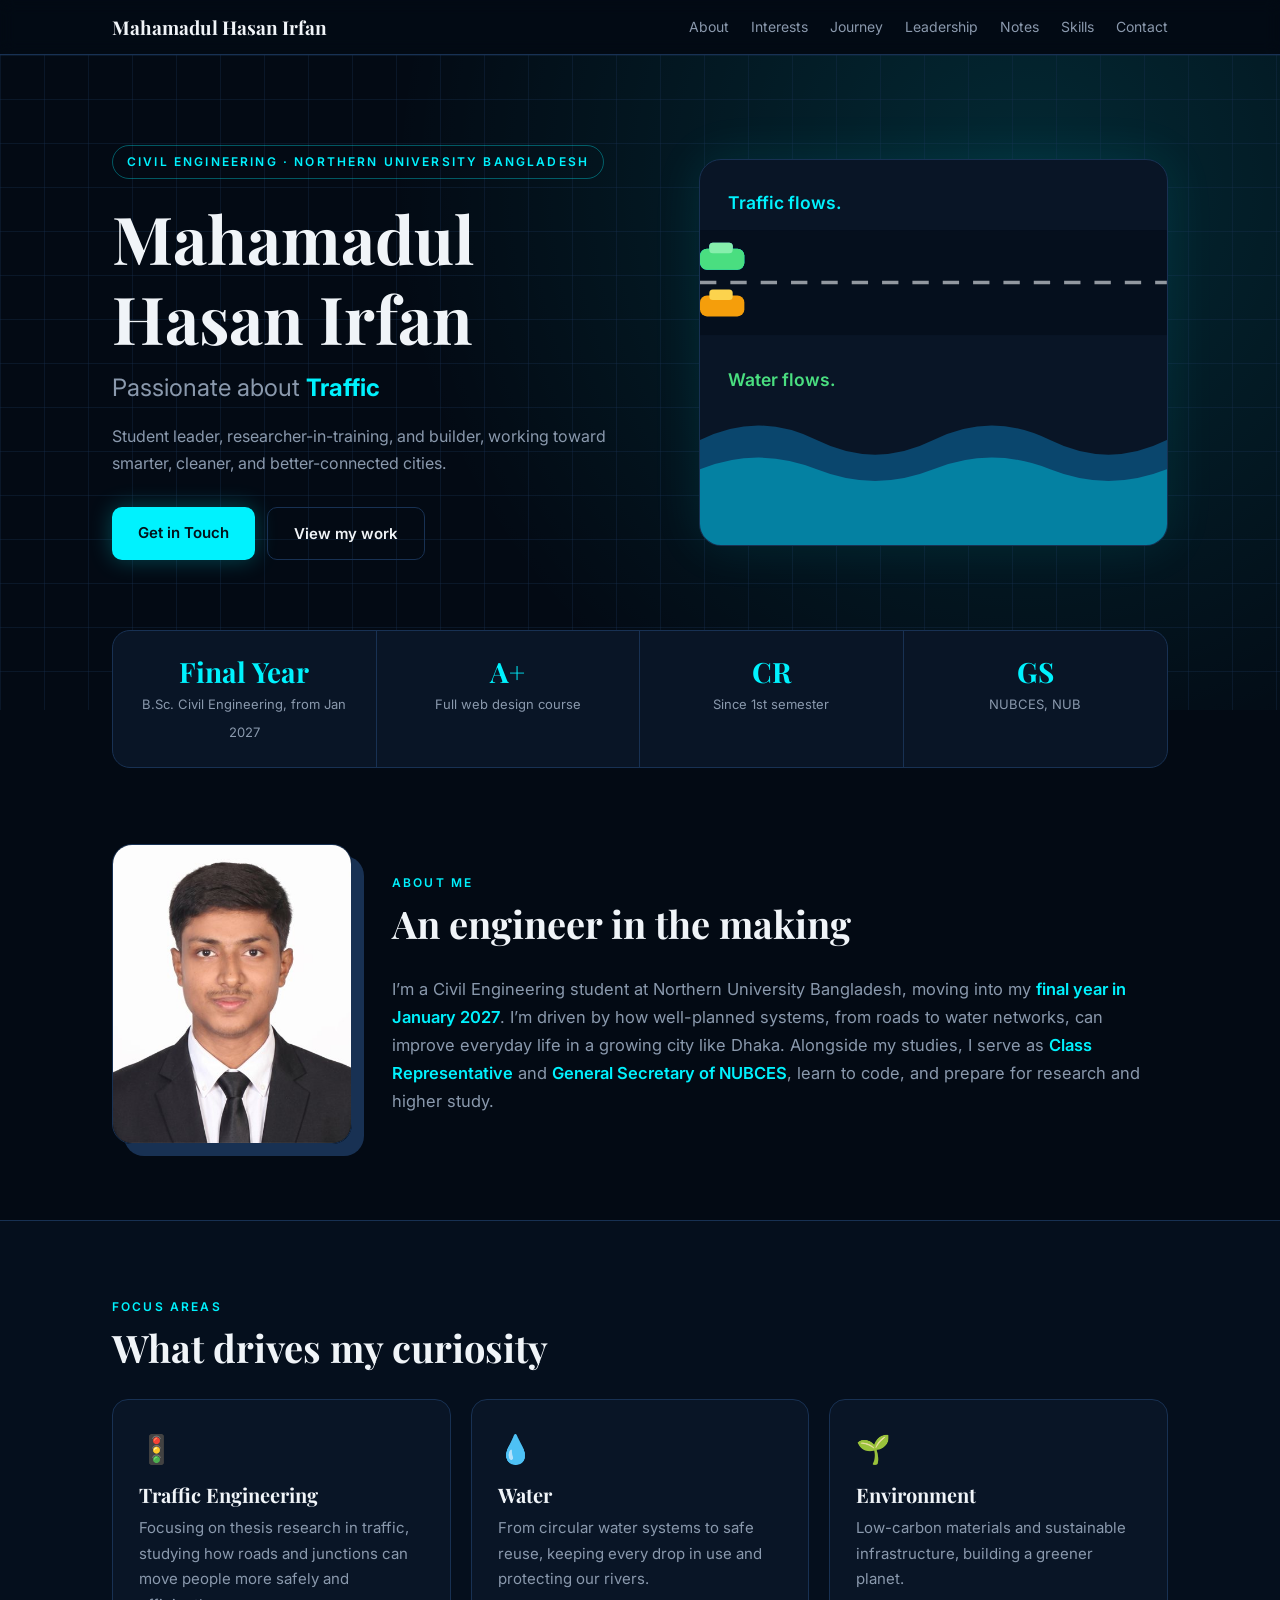
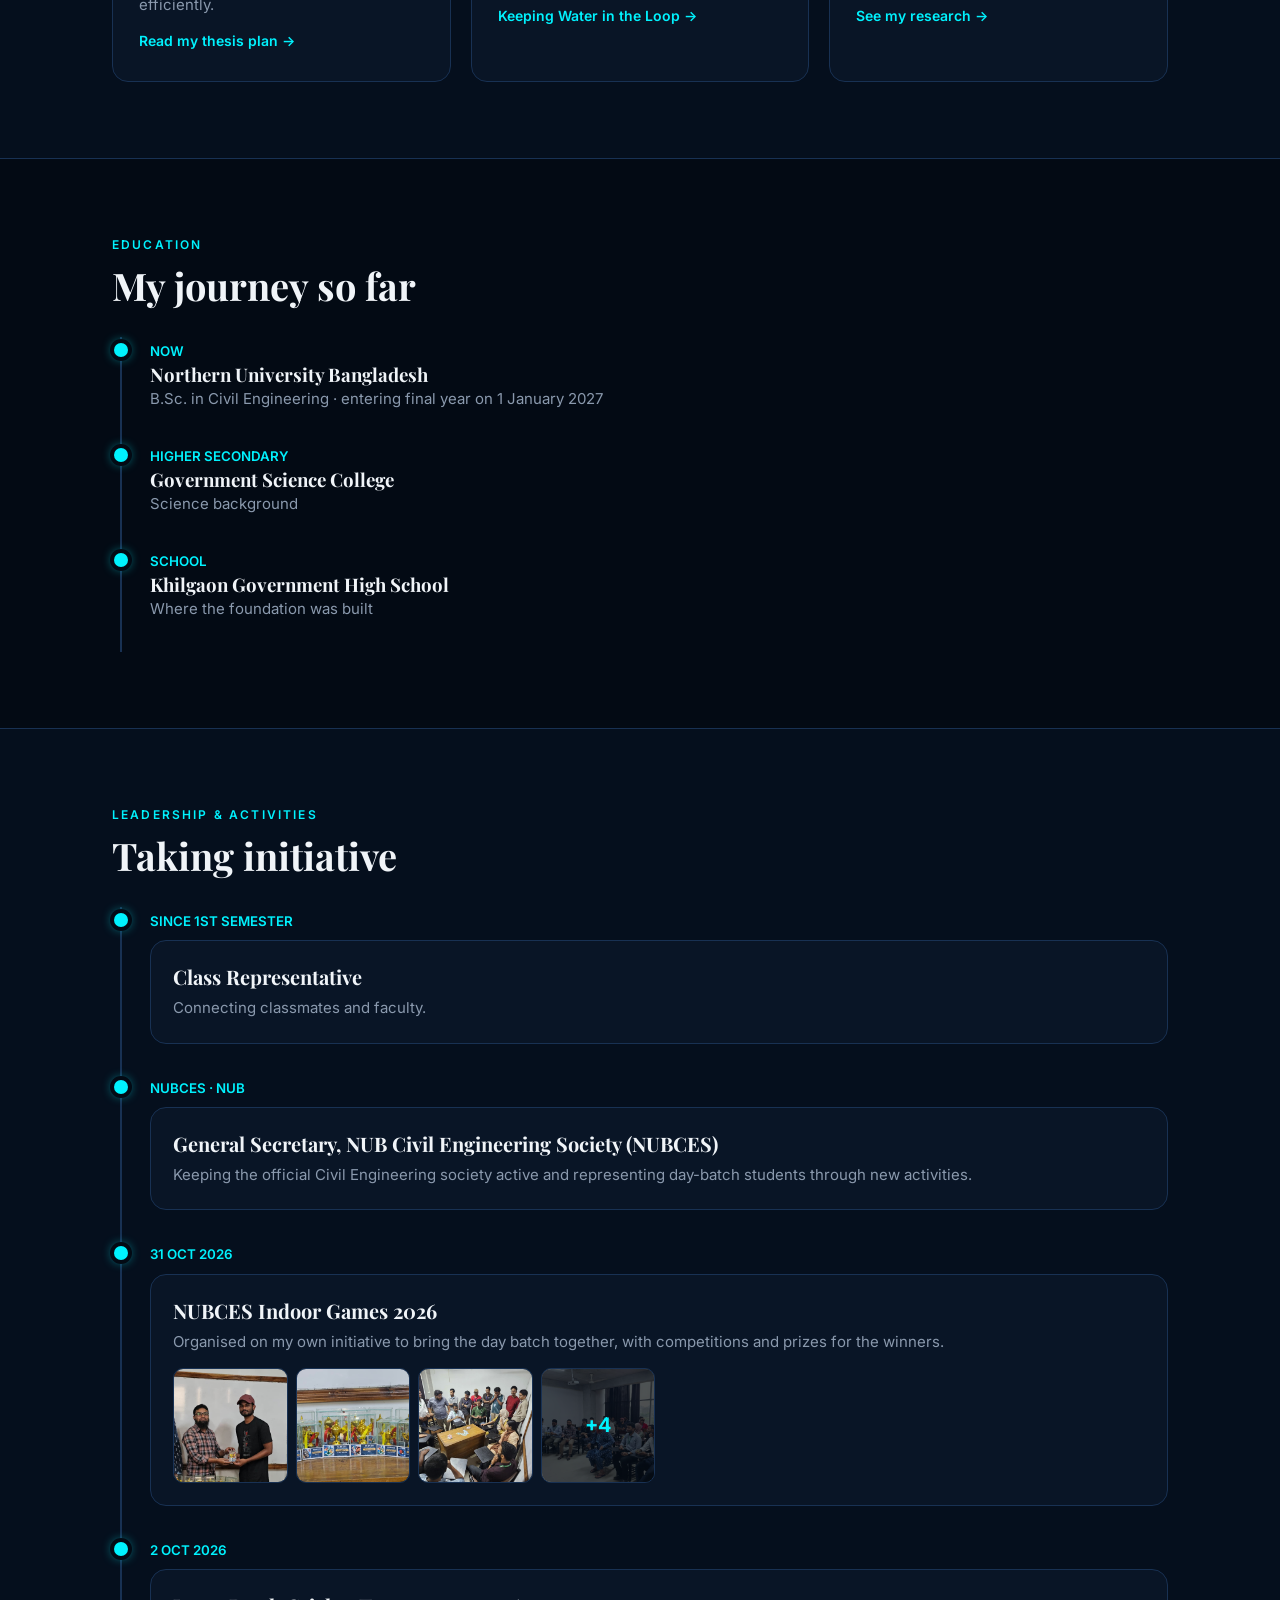
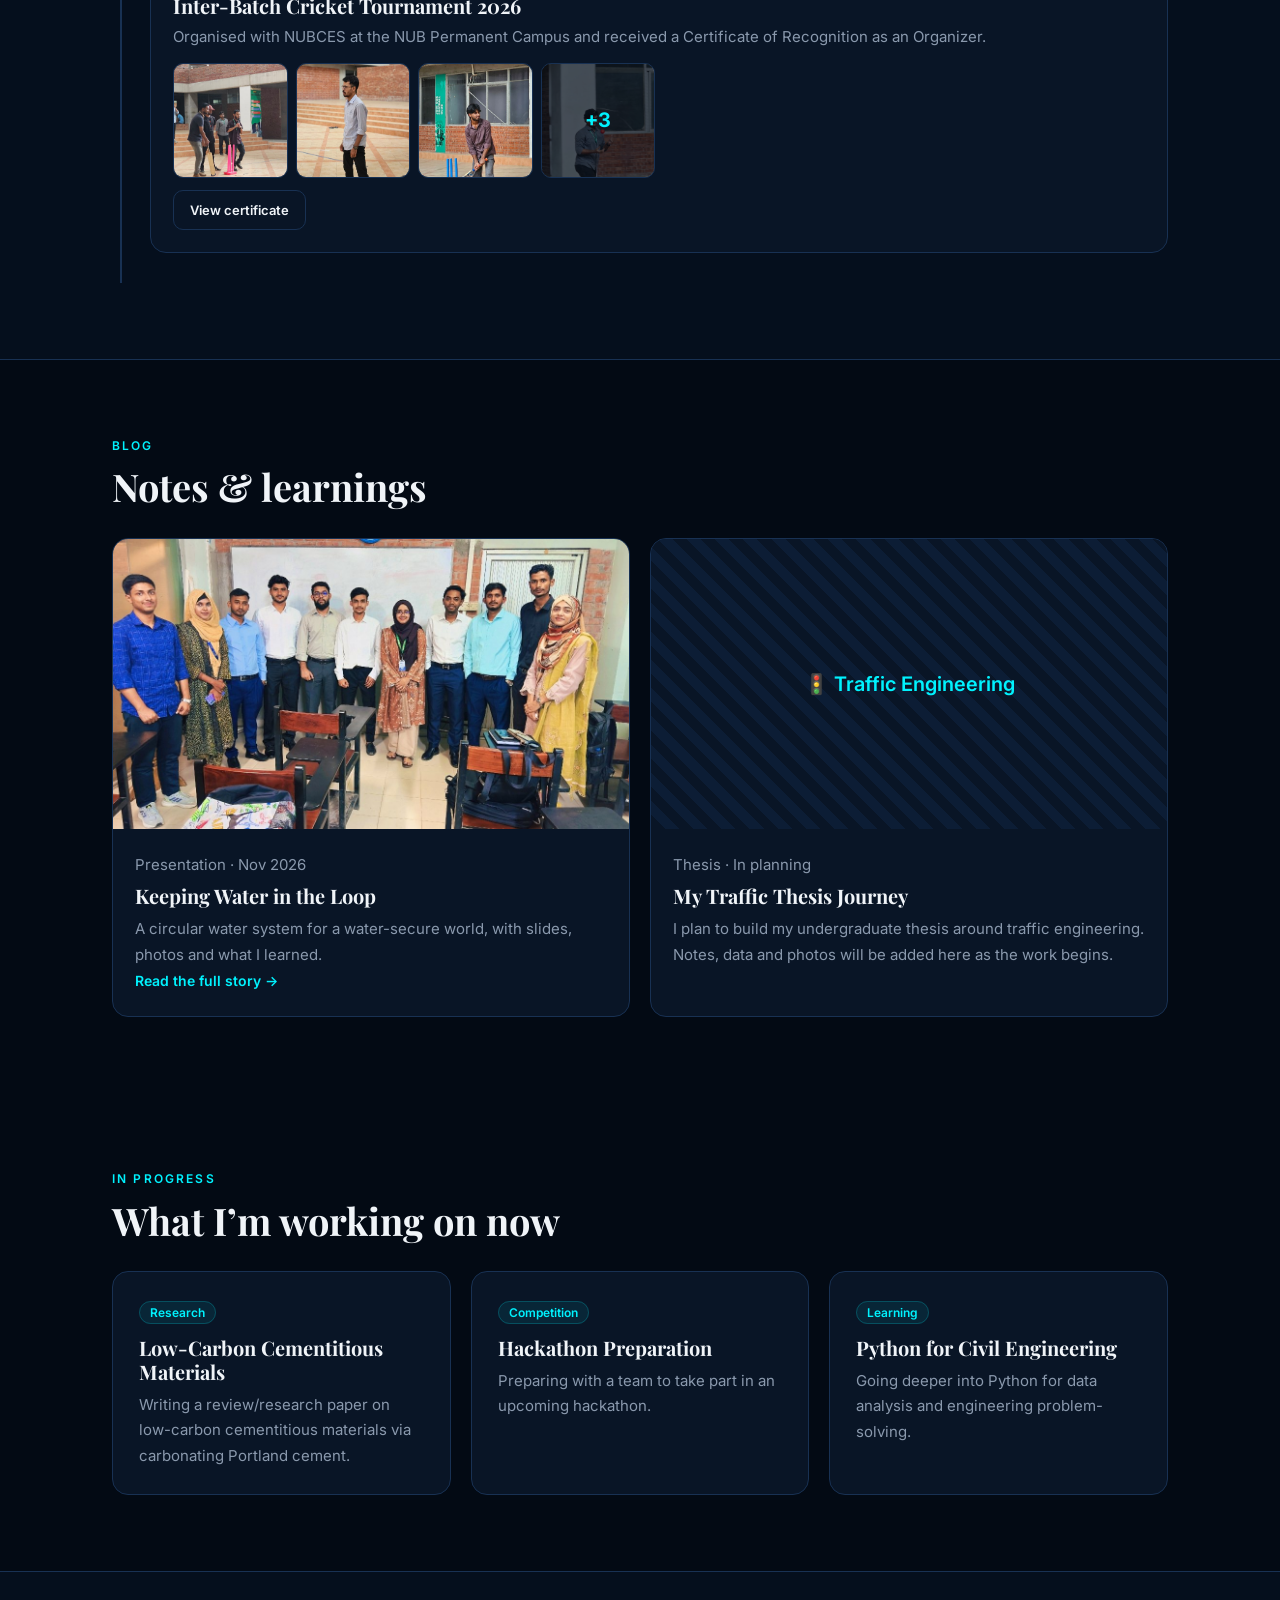
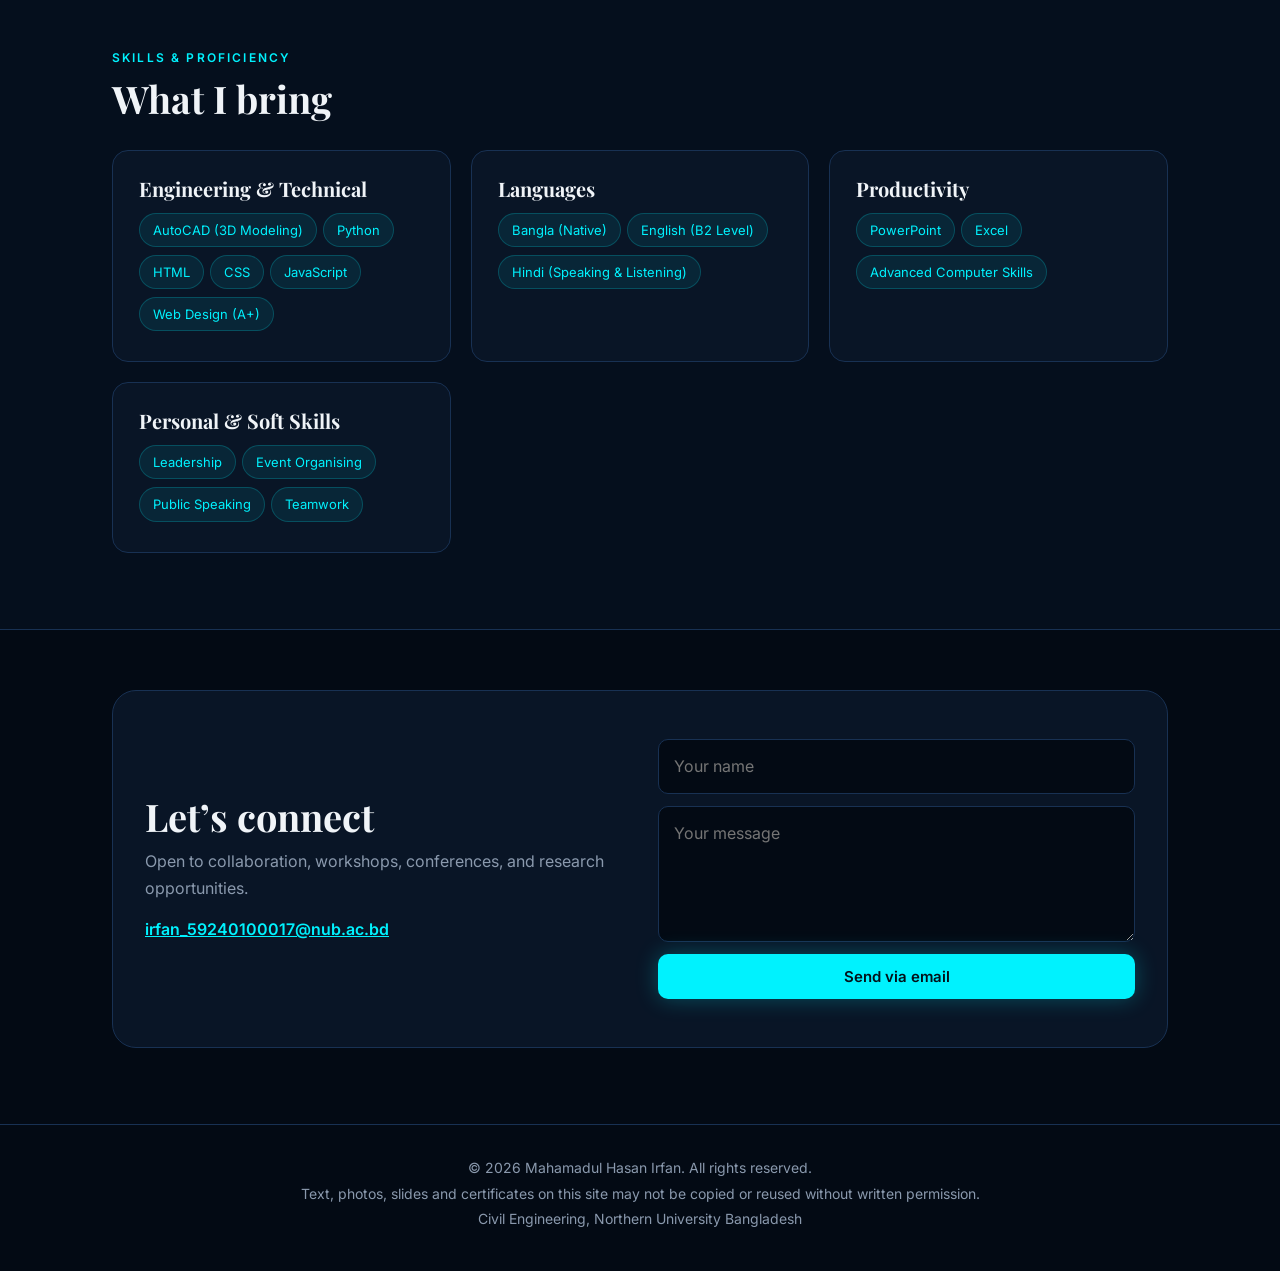
<file: index.html>
<!DOCTYPE html><html lang="en"><head><meta charset="utf-8"><meta name="copyright" content="© 2026 Mahamadul Hasan Irfan"><meta name="viewport" content="width=device-width, initial-scale=1, viewport-fit=cover"><link rel="icon" href="data:image/svg+xml,%3Csvg xmlns=%27http://www.w3.org/2000/svg%27 viewBox=%270 0 100 100%27%3E%3Ctext y=%27.9em%27 font-size=%2790%27%3E🏗️%3C/text%3E%3C/svg%3E"><link rel="preconnect" href="https://fonts.googleapis.com"><link rel="preconnect" href="https://fonts.gstatic.com" crossorigin><link href="https://fonts.googleapis.com/css2?family=Inter:wght@400;500;600&family=Playfair+Display:wght@600;700&display=swap" rel="stylesheet"><script>document.documentElement.classList.add("js")</script><link rel="stylesheet" href="style.css">
<title>Mahamadul Hasan Irfan | Civil Engineering Student, Northern University Bangladesh</title>
<meta name="description" content="Mahamadul Hasan Irfan is a Civil Engineering student at Northern University Bangladesh, interested in traffic engineering, water, and the environment.">
<meta property="og:title" content="Mahamadul Hasan Irfan | Civil Engineering Student"><meta property="og:image" content="https://mahamadul-hasan-irfan.github.io/images/profile.jpg"></head><body>
<header><nav><a class="logo" href="index.html#top">Mahamadul Hasan Irfan</a><div><a href="index.html#about">About</a><a href="index.html#interests">Interests</a><a href="index.html#journey">Journey</a><a href="index.html#leadership">Leadership</a><a href="index.html#blog">Notes</a><a href="index.html#skills">Skills</a><a href="index.html#contact">Contact</a></div></nav></header>
<div class="hero" id="top"><div class="in"><div><span class="kick">CIVIL ENGINEERING · NORTHERN UNIVERSITY BANGLADESH</span><h1>Mahamadul Hasan Irfan</h1><div class="role">Passionate about <b id="rot">Traffic</b></div><p class="lead">Student leader, researcher-in-training, and builder, working toward smarter, cleaner, and better-connected cities.</p><div class="btns"><a class="btn" href="#contact">Get in Touch</a><a class="btn o" href="#leadership">View my work</a></div></div><svg class="scene" viewBox="0 0 400 330" role="img" aria-label="Animated road with moving cars above flowing water"><rect x="0" y="60" width="400" height="90" fill="#050f1d"/><line class="road-d" x1="0" y1="105" x2="400" y2="105" stroke="#f0f4f8" stroke-width="3" stroke-dasharray="14 12" opacity=".6"/><g class="c1"><rect x="0" y="76" width="38" height="18" rx="6" fill="#00f2fe"/><rect x="8" y="71" width="20" height="9" rx="3" fill="#7ff8ff"/></g><g class="c2"><rect x="0" y="76" width="38" height="18" rx="6" fill="#4ade80"/><rect x="8" y="71" width="20" height="9" rx="3" fill="#86efac"/></g><g class="c3"><rect x="0" y="116" width="38" height="18" rx="6" fill="#f59e0b"/><rect x="8" y="111" width="20" height="9" rx="3" fill="#fcd34d"/></g><text x="24" y="42" fill="#00f2fe" font-size="15" font-weight="600" font-family="Inter,sans-serif">Traffic flows.</text><text x="24" y="194" fill="#4ade80" font-size="15" font-weight="600" font-family="Inter,sans-serif">Water flows.</text><g class="w1"><path d="M0 240 Q50 215 100 240 T200 240 T300 240 T400 240 T500 240 T600 240 T700 240 T800 240 V330 H0Z" fill="#0b4f7a" opacity=".85"/></g><g class="w2"><path d="M0 265 Q50 245 100 265 T200 265 T300 265 T400 265 T500 265 T600 265 T700 265 T800 265 V330 H0Z" fill="#00a8c6" opacity=".6"/></g></svg></div></div>
<div class="float"><div class="fl"><div><b>Final Year</b><span>B.Sc. Civil Engineering, from Jan 2027</span></div><div><b>A+</b><span>Full web design course</span></div><div><b>CR</b><span>Since 1st semester</span></div><div><b>GS</b><span>NUBCES, NUB</span></div></div></div>
<section id="about" class="rv"><div class="about"><img class="ph" src="images/profile.jpg" alt="Portrait of Mahamadul Hasan Irfan"><div><div class="tag">ABOUT ME</div><h2>An engineer in the making</h2><p class="mut" style="font-size:16.5px">I’m a Civil Engineering student at Northern University Bangladesh, moving into my <b class="hl">final year in January 2027</b>. I’m driven by how well-planned systems, from roads to water networks, can improve everyday life in a growing city like Dhaka. Alongside my studies, I serve as <b class="hl">Class Representative</b> and <b class="hl">General Secretary of NUBCES</b>, learn to code, and prepare for research and higher study.</p></div></div></section>
<div class="band"><section id="interests" class="rv"><div class="tag">FOCUS AREAS</div><h2>What drives my curiosity</h2><div class="grid"><div class="card"><div class="ic">🚦</div><h3>Traffic Engineering</h3><p>Focusing on thesis research in traffic, studying how roads and junctions can move people more safely and efficiently.</p><a class="more" href="#blog">Read my thesis plan →</a></div><div class="card"><div class="ic">💧</div><h3>Water</h3><p>From circular water systems to safe reuse, keeping every drop in use and protecting our rivers.</p><a class="more" href="water-loop.html">Keeping Water in the Loop →</a></div><div class="card"><div class="ic">🌱</div><h3>Environment</h3><p>Low-carbon materials and sustainable infrastructure, building a greener planet.</p><a class="more" href="#progress">See my research →</a></div></div></section></div>
<section id="journey" class="rv"><div class="tag">EDUCATION</div><h2>My journey so far</h2><div class="tl"><div class="it"><small>NOW</small><h3>Northern University Bangladesh</h3><p class="mut">B.Sc. in Civil Engineering · entering final year on 1 January 2027</p></div><div class="it"><small>HIGHER SECONDARY</small><h3>Government Science College</h3><p class="mut">Science background</p></div><div class="it"><small>SCHOOL</small><h3>Khilgaon Government High School</h3><p class="mut">Where the foundation was built</p></div></div></section>
<div class="band"><section id="leadership" class="rv"><div class="tag">LEADERSHIP &amp; ACTIVITIES</div><h2>Taking initiative</h2><div class="tl">
<div class="it"><small>SINCE 1ST SEMESTER</small><div class="act"><h3>Class Representative</h3><p class="mut">Connecting classmates and faculty.</p></div></div>
<div class="it"><small>NUBCES · NUB</small><div class="act"><h3>General Secretary, NUB Civil Engineering Society (NUBCES)</h3><p class="mut">Keeping the official Civil Engineering society active and representing day-batch students through new activities.</p></div></div>
<div class="it"><small>31 OCT 2026</small><div class="act"><h3>NUBCES Indoor Games 2026</h3><p class="mut">Organised on my own initiative to bring the day batch together, with competitions and prizes for the winners.</p><div class="thumbs"><a href="images/indoor-1.jpg" data-g="indoor" data-alt="Indoor Games 2026 photo 1"><img src="images/indoor-1.jpg" alt="Indoor Games 2026 photo 1" loading="lazy"></a><a href="images/indoor-2.jpg" data-g="indoor" data-alt="Indoor Games 2026 photo 2"><img src="images/indoor-2.jpg" alt="Indoor Games 2026 photo 2" loading="lazy"></a><a href="images/indoor-3.jpg" data-g="indoor" data-alt="Indoor Games 2026 photo 3"><img src="images/indoor-3.jpg" alt="Indoor Games 2026 photo 3" loading="lazy"></a><a href="images/indoor-4.jpg" data-g="indoor" data-alt="Indoor Games 2026 photo 4" class="more" data-more="+4"><img src="images/indoor-4.jpg" alt="Indoor Games 2026 photo 4" loading="lazy"></a><a href="images/indoor-5.jpg" data-g="indoor" data-alt="Indoor Games 2026 photo 5" hidden></a><a href="images/indoor-6.jpg" data-g="indoor" data-alt="Indoor Games 2026 photo 6" hidden></a><a href="images/indoor-7.jpg" data-g="indoor" data-alt="Indoor Games 2026 photo 7" hidden></a><a href="images/indoor-8.jpg" data-g="indoor" data-alt="Indoor Games 2026 photo 8" hidden></a></div></div></div>
<div class="it"><small>2 OCT 2026</small><div class="act"><h3>Inter-Batch Cricket Tournament 2026</h3><p class="mut">Organised with NUBCES at the NUB Permanent Campus and received a Certificate of Recognition as an Organizer.</p><div class="thumbs"><a href="images/cricket-1.jpg" data-g="cricket" data-alt="Inter-Batch Cricket Tournament photo 1"><img src="images/cricket-1.jpg" alt="Inter-Batch Cricket Tournament photo 1" loading="lazy"></a><a href="images/cricket-2.jpg" data-g="cricket" data-alt="Inter-Batch Cricket Tournament photo 2"><img src="images/cricket-2.jpg" alt="Inter-Batch Cricket Tournament photo 2" loading="lazy"></a><a href="images/cricket-3.jpg" data-g="cricket" data-alt="Inter-Batch Cricket Tournament photo 3"><img src="images/cricket-3.jpg" alt="Inter-Batch Cricket Tournament photo 3" loading="lazy"></a><a href="images/cricket-4.jpg" data-g="cricket" data-alt="Inter-Batch Cricket Tournament photo 4" class="more" data-more="+3"><img src="images/cricket-4.jpg" alt="Inter-Batch Cricket Tournament photo 4" loading="lazy"></a><a href="images/cricket-5.jpg" data-g="cricket" data-alt="Inter-Batch Cricket Tournament photo 5" hidden></a><a href="images/cricket-6.jpg" data-g="cricket" data-alt="Inter-Batch Cricket Tournament photo 6" hidden></a><a href="images/cricket-7.jpg" data-g="cricket" data-alt="Inter-Batch Cricket Tournament photo 7" hidden></a></div><a class="btn o sm" href="images/certificate.jpg" data-g="cert" data-alt="Certificate of Recognition, Inter-Batch Cricket Tournament 2026">View certificate</a></div></div>
</div></section></div>
<section id="blog" class="rv"><div class="tag">BLOG</div><h2>Notes &amp; learnings</h2><div class="grid">
<div class="card post"><a href="water-loop.html"><img src="images/group.jpg" alt="Mahamadul Hasan Irfan and classmates after the Keeping Water in the Loop presentation" style="object-position:center 30%" loading="lazy"><div><small class="mut">Presentation · Nov 2026</small><h3 style="margin-top:6px">Keeping Water in the Loop</h3><p>A circular water system for a water-secure world, with slides, photos and what I learned.</p><span style="color:var(--acc);font-weight:600;font-size:14px">Read the full story →</span></div></a></div>
<div class="card post"><div class="cv">🚦 Traffic Engineering</div><div><small class="mut">Thesis · In planning</small><h3 style="margin-top:6px">My Traffic Thesis Journey</h3><p>I plan to build my undergraduate thesis around traffic engineering. Notes, data and photos will be added here as the work begins.</p></div></div></div></section>
<section id="progress" class="rv"><div class="tag">IN PROGRESS</div><h2>What I’m working on now</h2><div class="grid"><div class="card"><span class="badge">Research</span><h3 style="margin-top:10px">Low-Carbon Cementitious Materials</h3><p>Writing a review/research paper on low-carbon cementitious materials via carbonating Portland cement.</p></div><div class="card"><span class="badge">Competition</span><h3 style="margin-top:10px">Hackathon Preparation</h3><p>Preparing with a team to take part in an upcoming hackathon.</p></div><div class="card"><span class="badge">Learning</span><h3 style="margin-top:10px">Python for Civil Engineering</h3><p>Going deeper into Python for data analysis and engineering problem-solving.</p></div></div></section>
<div class="band"><section id="skills" class="rv"><div class="tag">SKILLS &amp; PROFICIENCY</div><h2>What I bring</h2><div class="grid"><div class="card"><h3>Engineering &amp; Technical</h3><span class="chip">AutoCAD (3D Modeling)</span><span class="chip">Python</span><span class="chip">HTML</span><span class="chip">CSS</span><span class="chip">JavaScript</span><span class="chip">Web Design (A+)</span></div><div class="card"><h3>Languages</h3><span class="chip">Bangla (Native)</span><span class="chip">English (B2 Level)</span><span class="chip">Hindi (Speaking &amp; Listening)</span></div><div class="card"><h3>Productivity</h3><span class="chip">PowerPoint</span><span class="chip">Excel</span><span class="chip">Advanced Computer Skills</span></div><div class="card"><h3>Personal &amp; Soft Skills</h3><span class="chip">Leadership</span><span class="chip">Event Organising</span><span class="chip">Public Speaking</span><span class="chip">Teamwork</span></div></div></section></div>
<section id="contact" class="rv" style="padding-top:60px"><div class="cta"><div><h2 style="margin:0">Let’s connect</h2><p>Open to collaboration, workshops, conferences, and research opportunities.</p><a href="mailto:irfan_59240100017@nub.ac.bd" style="color:var(--acc);font-weight:600;word-break:break-all">irfan_59240100017@nub.ac.bd</a></div><form id="f"><input id="n" placeholder="Your name" required><textarea id="m" rows="4" placeholder="Your message" required></textarea><button class="btn" type="submit">Send via email</button></form></div></section>
<footer>© 2026 Mahamadul Hasan Irfan. All rights reserved.<br>Text, photos, slides and certificates on this site may not be copied or reused without written permission.<br>Civil Engineering, Northern University Bangladesh</footer><script src="script.js"></script></body></html>
</file>
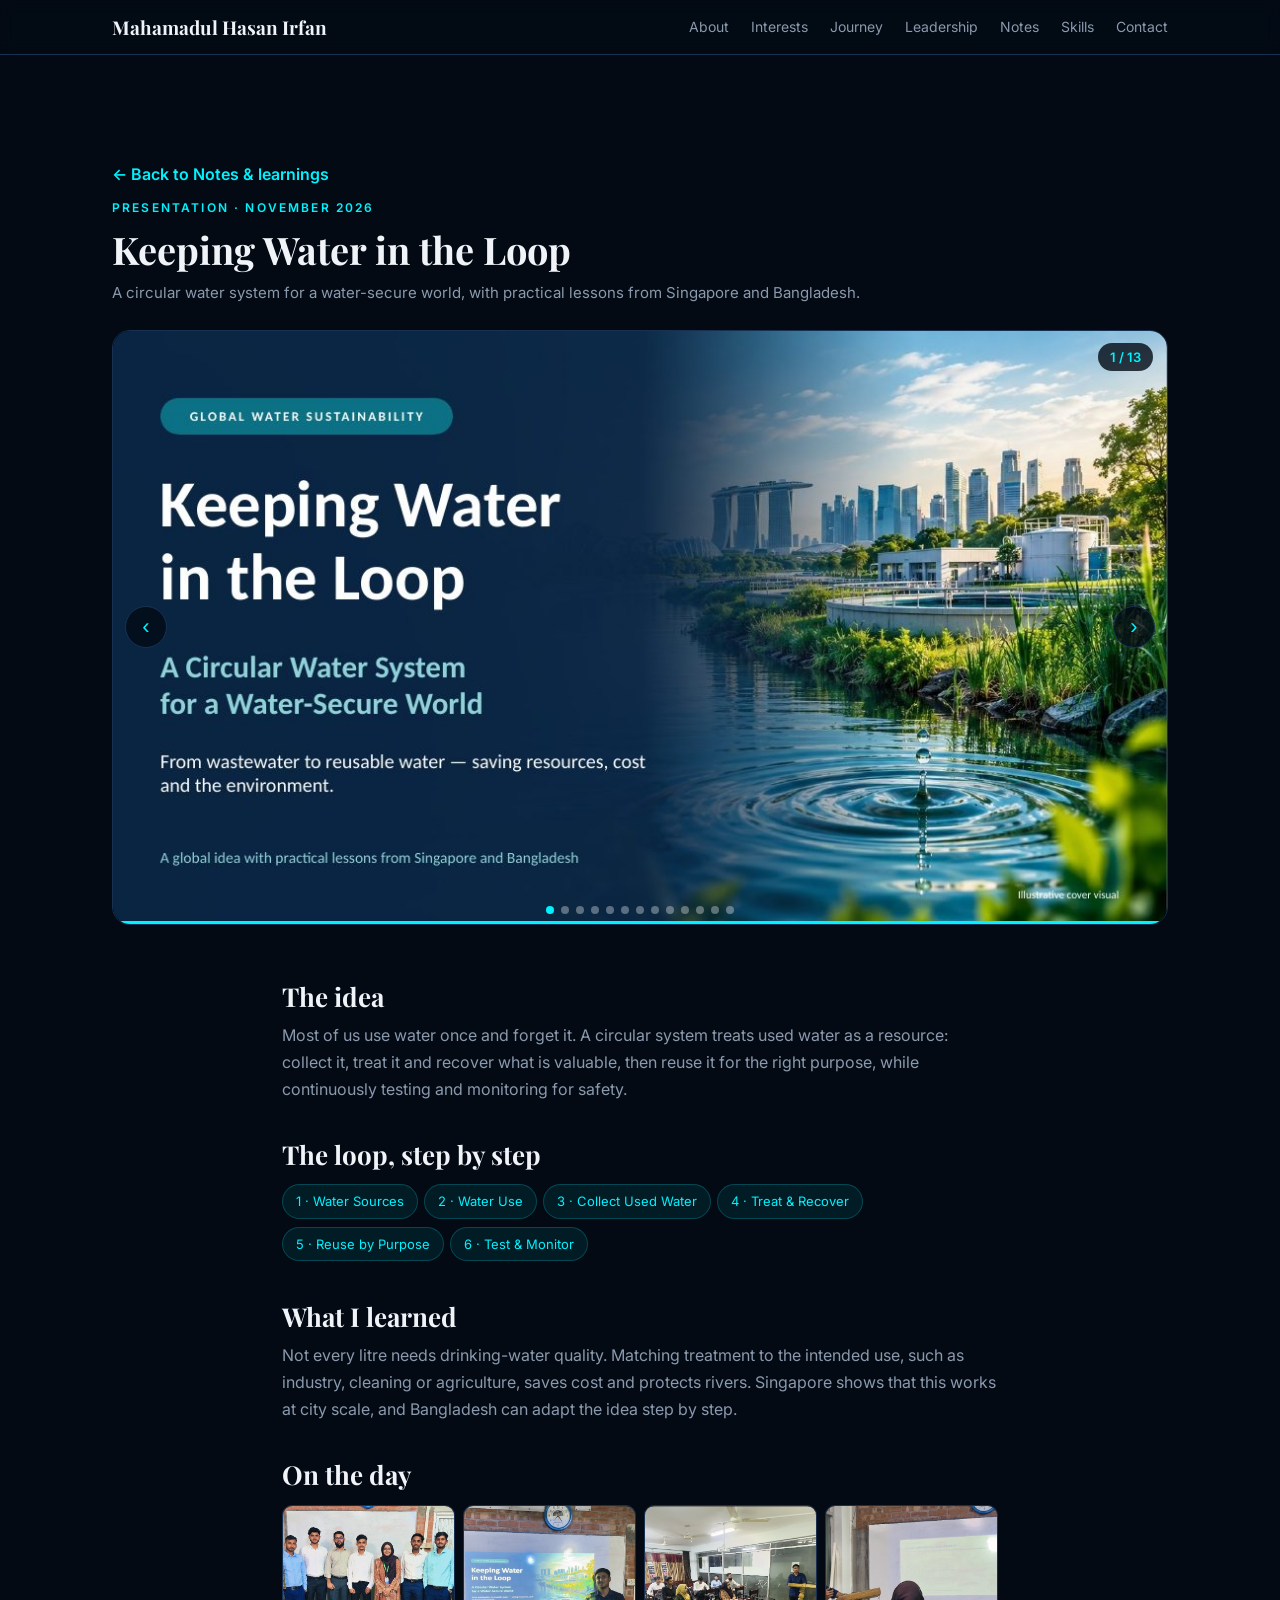
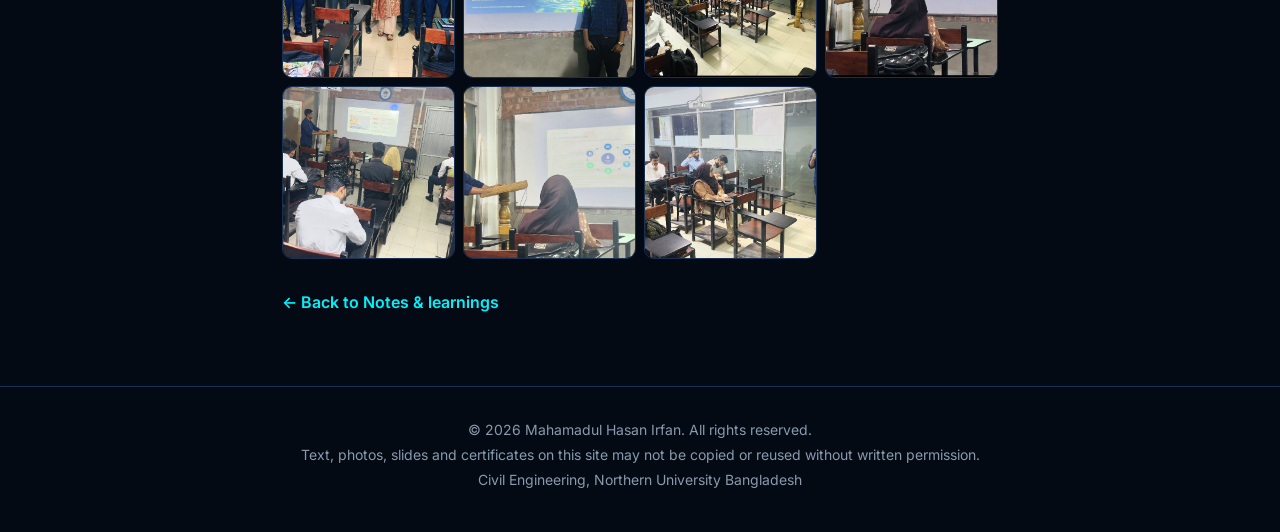
<file: water-loop.html>
<!DOCTYPE html><html lang="en"><head><meta charset="utf-8"><meta name="copyright" content="© 2026 Mahamadul Hasan Irfan"><meta name="viewport" content="width=device-width, initial-scale=1, viewport-fit=cover"><link rel="icon" href="data:image/svg+xml,%3Csvg xmlns=%27http://www.w3.org/2000/svg%27 viewBox=%270 0 100 100%27%3E%3Ctext y=%27.9em%27 font-size=%2790%27%3E🏗️%3C/text%3E%3C/svg%3E"><link rel="preconnect" href="https://fonts.googleapis.com"><link rel="preconnect" href="https://fonts.gstatic.com" crossorigin><link href="https://fonts.googleapis.com/css2?family=Inter:wght@400;500;600&family=Playfair+Display:wght@600;700&display=swap" rel="stylesheet"><script>document.documentElement.classList.add("js")</script><link rel="stylesheet" href="style.css">
<title>Keeping Water in the Loop | Mahamadul Hasan Irfan</title>
<meta name="description" content="A presentation by Mahamadul Hasan Irfan on a circular water system for a water-secure world, with lessons from Singapore and Bangladesh."></head><body>
<header><nav><a class="logo" href="index.html#top">Mahamadul Hasan Irfan</a><div><a href="index.html#about">About</a><a href="index.html#interests">Interests</a><a href="index.html#journey">Journey</a><a href="index.html#leadership">Leadership</a><a href="index.html#blog">Notes</a><a href="index.html#skills">Skills</a><a href="index.html#contact">Contact</a></div></nav></header>
<section style="padding-bottom:20px"><a class="back" href="index.html#blog">← Back to Notes &amp; learnings</a><div class="tag">PRESENTATION · NOVEMBER 2026</div><h2 style="margin-bottom:8px">Keeping Water in the Loop</h2><p class="mut" style="margin-bottom:24px">A circular water system for a water-secure world, with practical lessons from Singapore and Bangladesh.</p>
<div class="slider"><div class="track"><img src="images/slide-1.jpg" alt="Keeping Water in the Loop, slide 1"><img src="images/slide-2.jpg" alt="Keeping Water in the Loop, slide 2"><img src="images/slide-3.jpg" alt="Keeping Water in the Loop, slide 3"><img src="images/slide-4.jpg" alt="Keeping Water in the Loop, slide 4"><img src="images/slide-5.jpg" alt="Keeping Water in the Loop, slide 5"><img src="images/slide-6.jpg" alt="Keeping Water in the Loop, slide 6"><img src="images/slide-7.jpg" alt="Keeping Water in the Loop, slide 7"><img src="images/slide-8.jpg" alt="Keeping Water in the Loop, slide 8"><img src="images/slide-9.jpg" alt="Keeping Water in the Loop, slide 9"><img src="images/slide-10.jpg" alt="Keeping Water in the Loop, slide 10"><img src="images/slide-11.jpg" alt="Keeping Water in the Loop, slide 11"><img src="images/slide-12.jpg" alt="Keeping Water in the Loop, slide 12"><img src="images/slide-13.jpg" alt="Keeping Water in the Loop, slide 13"></div><button class="prev" aria-label="Previous slide">‹</button><button class="next" aria-label="Next slide">›</button><div class="dots"></div></div></section>
<article>
<h2>The idea</h2><p>Most of us use water once and forget it. A circular system treats used water as a resource: collect it, treat it and recover what is valuable, then reuse it for the right purpose, while continuously testing and monitoring for safety.</p>
<h2>The loop, step by step</h2><p><span class="chip">1 · Water Sources</span><span class="chip">2 · Water Use</span><span class="chip">3 · Collect Used Water</span><span class="chip">4 · Treat &amp; Recover</span><span class="chip">5 · Reuse by Purpose</span><span class="chip">6 · Test &amp; Monitor</span></p>
<h2>What I learned</h2><p>Not every litre needs drinking-water quality. Matching treatment to the intended use, such as industry, cleaning or agriculture, saves cost and protects rivers. Singapore shows that this works at city scale, and Bangladesh can adapt the idea step by step.</p>
<h2>On the day</h2><div class="thumbs" style="grid-template-columns:repeat(auto-fill,minmax(150px,1fr))"><a href="images/group.jpg" data-g="day" data-alt="Group photo after the presentation"><img src="images/group.jpg" alt="Group photo after the presentation" loading="lazy"></a><a href="images/water-2.jpg" data-g="day" data-alt="Presentation day photo"><img src="images/water-2.jpg" alt="Presentation day photo" loading="lazy"></a><a href="images/water-3.jpg" data-g="day" data-alt="Presentation day photo"><img src="images/water-3.jpg" alt="Presentation day photo" loading="lazy"></a><a href="images/water-4.jpg" data-g="day" data-alt="Presentation day photo"><img src="images/water-4.jpg" alt="Presentation day photo" loading="lazy"></a><a href="images/water-6.jpg" data-g="day" data-alt="Presentation day photo"><img src="images/water-6.jpg" alt="Presentation day photo" loading="lazy"></a><a href="images/water-7.jpg" data-g="day" data-alt="Presentation day photo"><img src="images/water-7.jpg" alt="Presentation day photo" loading="lazy"></a><a href="images/water-8.jpg" data-g="day" data-alt="Presentation day photo"><img src="images/water-8.jpg" alt="Presentation day photo" loading="lazy"></a></div>
<a class="back" href="index.html#blog">← Back to Notes &amp; learnings</a></article>
<footer>© 2026 Mahamadul Hasan Irfan. All rights reserved.<br>Text, photos, slides and certificates on this site may not be copied or reused without written permission.<br>Civil Engineering, Northern University Bangladesh</footer><script src="script.js"></script></body></html>
</file>
<file: style.css>
:root{--bg:#030a14;--card:#091526;--line:#183153;--acc:#00f2fe;--ink:#f0f4f8;--mut:#8a99ad;color-scheme:dark;box-sizing:border-box;padding-top:env(safe-area-inset-top,0px);padding-bottom:env(safe-area-inset-bottom,0px)}
html{scroll-behavior:smooth;scroll-padding-top:calc(70px + env(safe-area-inset-top,0px))}
*{box-sizing:border-box;margin:0}
body{background:var(--bg);color:var(--ink);font:16px/1.7 Inter,system-ui,sans-serif}
body::before{content:"";position:fixed;inset:0 0 auto;height:env(safe-area-inset-top,0px);background:var(--bg);z-index:60}
h1,h2,h3{font-family:"Playfair Display",Georgia,serif;line-height:1.2}
a{color:inherit}
header{position:sticky;top:env(safe-area-inset-top,0px);z-index:50;background:#030a14e6;backdrop-filter:blur(8px);border-bottom:1px solid var(--line)}
nav{max-width:1100px;margin:auto;display:flex;align-items:center;justify-content:space-between;padding:14px 22px;gap:16px}
.logo{font:700 19px "Playfair Display",Georgia,serif;text-decoration:none;white-space:nowrap}
nav div{display:flex;gap:22px;font-size:14px;overflow-x:auto}
nav div a{text-decoration:none;color:var(--mut);white-space:nowrap}nav div a:hover{color:var(--acc)}
.hero{position:relative;overflow:hidden;background-image:linear-gradient(#18315355 1px,transparent 1px),linear-gradient(90deg,#18315355 1px,transparent 1px),radial-gradient(circle at 80% 20%,#00f2fe22,transparent 55%);background-size:44px 44px,44px 44px,auto}
.hero .in{max-width:1100px;margin:auto;padding:90px 22px 150px;display:grid;grid-template-columns:1.15fr 1fr;gap:48px;align-items:center}
.kick{display:inline-block;font-size:12px;letter-spacing:.18em;color:var(--acc);font-weight:600;border:1px solid #00f2fe55;padding:6px 14px;border-radius:99px}
.hero h1{font-size:clamp(38px,6.4vw,66px);margin:20px 0 10px}
.role{font-size:clamp(18px,2.6vw,24px);color:var(--mut);min-height:36px}.role b{color:var(--acc);transition:opacity .4s}
.lead{color:var(--mut);max-width:520px;margin-top:14px}
.btns{display:flex;gap:12px;flex-wrap:wrap;margin-top:30px}
.btn{padding:13px 26px;border-radius:10px;font-weight:600;text-decoration:none;font-size:15px;background:var(--acc);color:#03121a;border:0;cursor:pointer;font-family:inherit;box-shadow:0 0 22px #00f2fe44}
.btn.o{background:transparent;color:var(--ink);border:1.5px solid var(--line);box-shadow:none}.btn.o:hover{border-color:var(--acc);color:var(--acc)}
.btn.sm{padding:8px 16px;font-size:13px;display:inline-block;margin-top:12px}
.scene{width:100%;border-radius:22px;background:var(--card);border:1px solid var(--line);box-shadow:0 0 50px #00f2fe18}
.road-d{animation:dash 1s linear infinite}@keyframes dash{to{stroke-dashoffset:-26}}
.c1{animation:r 6s linear infinite}.c2{animation:r 9s linear infinite;animation-delay:-3s}.c3{animation:l 7s linear infinite;animation-delay:-2s}
@keyframes r{from{transform:translateX(-60px)}to{transform:translateX(460px)}}@keyframes l{from{transform:translateX(460px)}to{transform:translateX(-60px)}}
.w1{animation:wv 7s linear infinite}.w2{animation:wv 11s linear infinite reverse}@keyframes wv{to{transform:translateX(-400px)}}
.float{max-width:1100px;margin:-80px auto 0;padding:0 22px;position:relative;z-index:5}
.fl{display:grid;grid-template-columns:repeat(auto-fit,minmax(160px,1fr));background:var(--card);border:1px solid var(--line);border-radius:18px;overflow:hidden}
.fl div{padding:22px;text-align:center;border-right:1px solid var(--line)}.fl div:last-child{border:0}
.fl b{display:block;font:700 28px "Playfair Display",Georgia,serif;color:var(--acc)}.fl span{font-size:13px;color:var(--mut)}
section{max-width:1100px;margin:auto;padding:76px 22px}
.tag{font-size:12px;letter-spacing:.18em;color:var(--acc);font-weight:600}
h2{font-size:clamp(28px,4vw,38px);margin:8px 0 28px}
.grid{display:grid;grid-template-columns:repeat(auto-fit,minmax(250px,1fr));gap:20px}
.card{background:var(--card);border:1px solid var(--line);border-radius:16px;padding:26px;transition:transform .25s,border-color .25s,box-shadow .25s}
.card:hover{transform:translateY(-4px);border-color:var(--acc);box-shadow:0 0 28px #00f2fe22}
.card h3{font-size:20px;margin-bottom:8px}.card p,.mut{color:var(--mut);font-size:15px}.ic{font-size:28px;margin-bottom:10px}
.chip{display:inline-block;background:#00f2fe14;color:var(--acc);border:1px solid #00f2fe33;padding:5px 13px;border-radius:99px;font-size:13px;margin:4px 6px 4px 0}
.band{background:#050f1d;border-block:1px solid var(--line)}
.about{display:grid;grid-template-columns:240px 1fr;gap:40px;align-items:center}
.ph{width:100%;aspect-ratio:4/5;object-fit:cover;object-position:top;border-radius:20px;border:1px solid var(--line);box-shadow:12px 12px 0 var(--line)}
.tl{border-left:2px solid var(--line);margin-left:8px}.tl .it{position:relative;padding:0 0 30px 28px}
.tl .it::before{content:"";position:absolute;left:-8px;top:6px;width:14px;height:14px;border-radius:50%;background:var(--acc);box-shadow:0 0 0 4px var(--bg),0 0 12px var(--acc)}
.tl small{color:var(--acc);font-weight:600}
.act{background:var(--card);border:1px solid var(--line);border-radius:16px;padding:22px;margin-top:6px}
.act h3{font-size:20px;margin:2px 0 6px}
.thumbs{display:grid;grid-template-columns:repeat(auto-fill,minmax(110px,1fr));gap:8px;margin-top:14px}
.thumbs a{position:relative;display:block;aspect-ratio:1;border-radius:10px;overflow:hidden;border:1px solid var(--line)}
.thumbs img{width:100%;height:100%;object-fit:cover;transition:transform .3s}.thumbs a:hover img{transform:scale(1.08)}
.thumbs a.more::after{content:attr(data-more);position:absolute;inset:0;display:grid;place-items:center;background:#030a14b3;color:var(--acc);font-weight:700;font-size:20px}
.post{overflow:hidden;padding:0}.post img{width:100%;aspect-ratio:16/9;object-fit:cover;display:block}.post div{padding:22px}
.post a{text-decoration:none;display:block}.soon{opacity:.6}.soon .cv{aspect-ratio:16/9;display:grid;place-items:center;background:repeating-linear-gradient(45deg,var(--card),var(--card) 10px,#0c1d35 10px,#0c1d35 20px);color:var(--mut)}
.slider{position:relative;border-radius:18px;overflow:hidden;border:1px solid var(--line);background:#000}
.track{display:flex;transition:transform .6s ease}.track img{flex:0 0 100%;width:100%;aspect-ratio:16/9;object-fit:contain;background:#000}
.slider button{position:absolute;top:50%;transform:translateY(-50%);width:42px;height:42px;border-radius:50%;border:1px solid var(--line);background:#030a14cc;color:var(--acc);font-size:22px;cursor:pointer}
.prev{left:12px}.next{right:12px}
.dots{position:absolute;bottom:10px;left:0;right:0;display:flex;justify-content:center;gap:7px}
.dots i{width:8px;height:8px;border-radius:50%;background:#ffffff55;cursor:pointer}.dots i.on{background:var(--acc)}
article{max-width:760px;margin:auto;padding:0 22px 60px}article h2{font-size:26px;margin:36px 0 10px}article p{color:var(--mut);margin-bottom:12px}
.back{display:inline-block;color:var(--acc);text-decoration:none;margin:30px 0 10px;font-weight:600}
.cta{background:var(--card);border:1px solid var(--line);border-radius:24px;padding:48px 32px;display:grid;grid-template-columns:1fr 1fr;gap:36px;align-items:center}
.cta p{color:var(--mut);margin:8px 0 14px}
form{display:grid;gap:12px}
input,textarea{width:100%;padding:13px 15px;border-radius:10px;border:1px solid var(--line);background:var(--bg);color:var(--ink);font:inherit}
input:focus,textarea:focus{outline:1px solid var(--acc)}
footer{text-align:center;color:var(--mut);font-size:14px;padding:30px 22px 40px;border-top:1px solid var(--line)}
#lb{position:fixed;inset:0;background:#030a14f2;z-index:100;display:none;align-items:center;justify-content:center}
#lb.on{display:flex}#lb img{max-width:92vw;max-height:86vh;border-radius:8px}
#lb button{position:absolute;background:none;border:0;color:var(--acc);font-size:38px;cursor:pointer;padding:14px}
#lx{top:8px;right:12px}#lp{left:8px;top:45%}#ln{right:8px;top:45%}
.js .rv{opacity:0;transform:translateY(24px);transition:all .7s}.js .rv.on{opacity:1;transform:none}
@media (max-width:800px){.hero .in{grid-template-columns:1fr;padding:56px 22px 130px}.about,.cta{grid-template-columns:1fr}.ph{max-width:200px}nav div a:nth-child(n+5){display:none}.fl div{border-bottom:1px solid var(--line)}}
.thumbs a[hidden]{display:none}
.badge{font-size:12px;background:#00f2fe14;color:var(--acc);border:1px solid #00f2fe33;padding:3px 10px;border-radius:99px;font-weight:600}

.btn{transition:transform .2s,box-shadow .2s}.btn:hover{transform:translateY(-3px);box-shadow:0 0 30px #00f2fe77}
.hl{color:var(--acc);font-weight:600}
.card a.more{display:inline-block;margin-top:12px;color:var(--acc);font-weight:600;font-size:14px;text-decoration:none}.card a.more:hover{text-decoration:underline}
.act{transition:border-color .25s,transform .25s}.act:hover{border-color:var(--acc);transform:translateX(4px)}
.chip{transition:all .2s}.chip:hover{background:#00f2fe33;transform:translateY(-2px)}
.tl .it:hover::before{box-shadow:0 0 0 4px var(--bg),0 0 22px var(--acc)}
.fl div{transition:background .25s}.fl div:hover{background:#0c1d35}

.post .cv{aspect-ratio:16/9;display:grid;place-items:center;background:repeating-linear-gradient(45deg,var(--card),var(--card) 10px,#0c1d35 10px,#0c1d35 20px);color:var(--acc);font-size:20px;font-weight:600}

.track img.on{animation:zo 1.8s ease-out}@keyframes zo{from{transform:scale(1.05)}to{transform:scale(1)}}
.cnt{position:absolute;top:12px;right:14px;background:#030a14cc;color:var(--acc);padding:3px 12px;border-radius:99px;font-size:13px;font-weight:600}
.bar{position:absolute;left:0;bottom:0;height:3px;background:var(--acc);width:0}
footer{line-height:1.8}
</file>
